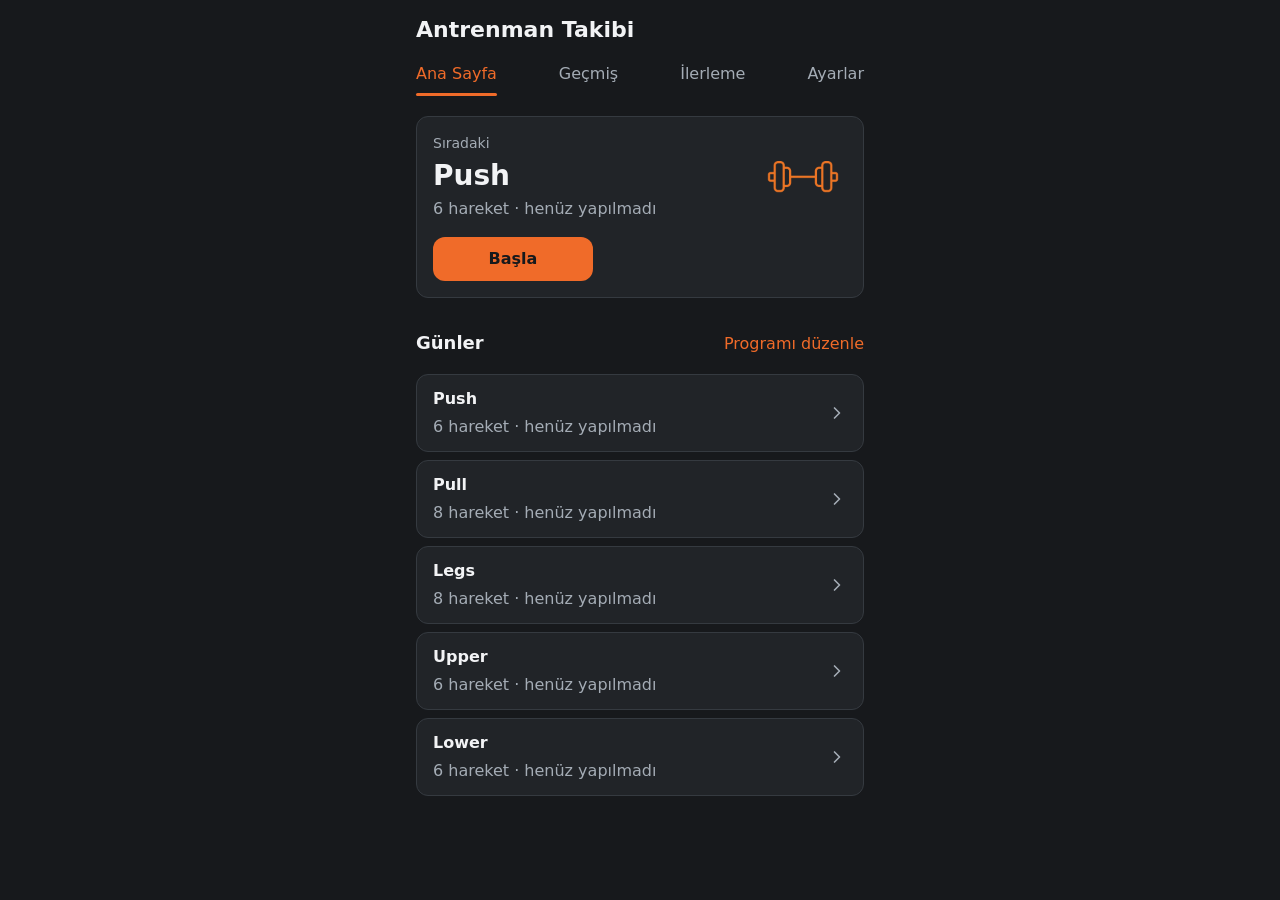
<file: index.html>
<!doctype html>
<html lang="tr">
<head>
  <meta charset="utf-8">
  <meta name="viewport" content="width=device-width, initial-scale=1">
  <title>Antrenman Takibi</title>
  <meta name="theme-color" content="#17191c">
  <meta name="mobile-web-app-capable" content="yes">
  <meta name="apple-mobile-web-app-capable" content="yes">
  <meta name="apple-mobile-web-app-title" content="Antrenman">
  <link rel="manifest" href="manifest.webmanifest">
  <link rel="icon" href="icons/icon-192.png" type="image/png">
  <link rel="apple-touch-icon" href="icons/apple-touch-icon.png">
  <link rel="stylesheet" href="css/app.css">
  <script type="module" src="js/main.js"></script>
</head>
<body>
  <main id="app">
    <p class="loading">Yükleniyor…</p>
  </main>
  <div id="update-banner" class="update-banner" role="status" hidden>
    <span id="update-text">Yeni sürüm var.</span>
    <button type="button" id="update-button" class="button primary">Güncelle</button>
  </div>
</body>
</html>
</file>
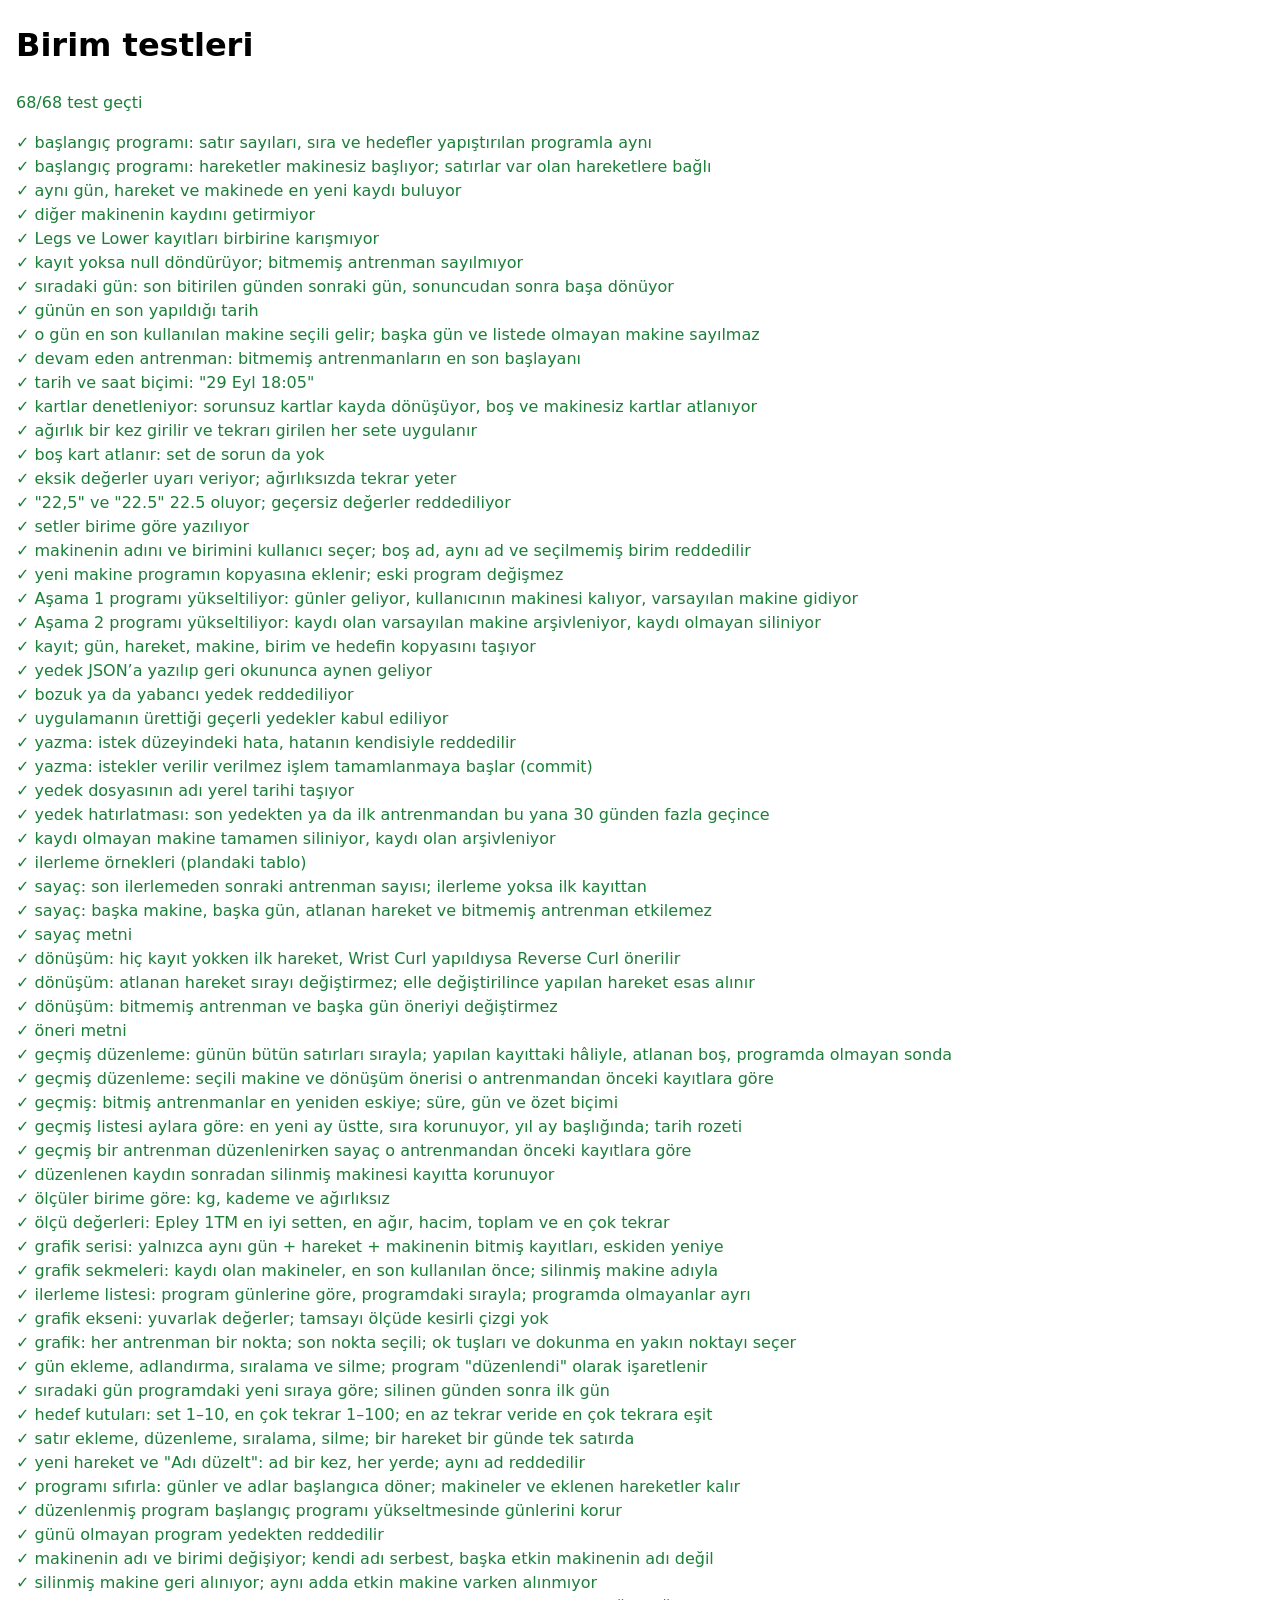
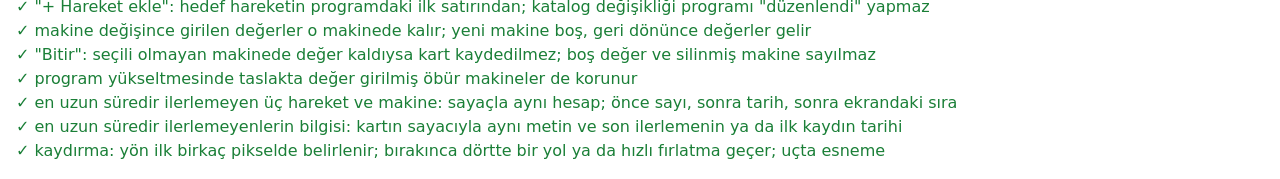
<file: tests/index.html>
<!doctype html>
<html lang="tr">
<head>
  <meta charset="utf-8">
  <meta name="viewport" content="width=device-width, initial-scale=1">
  <title>Birim testleri · Antrenman Takibi</title>
  <link rel="icon" href="data:,">
  <style>
    body { font-family: system-ui, sans-serif; margin: 16px; line-height: 1.5; }
    ul { padding-left: 0; list-style: none; }
    .pass, [data-status="pass"] { color: #1a7f37; }
    .fail, [data-status="fail"] { color: #cf222e; }
  </style>
</head>
<body>
  <h1>Birim testleri</h1>
  <p id="summary">Testler çalışıyor…</p>
  <ul id="results"></ul>
  <script type="module">
    import { run } from './harness.js';
    import './logic.test.js';
    run();
  </script>
</body>
</html>
</file>
<file: css/app.css>
/* Tasarım değişkenleri. Kurallar ve kararlar: .claude/skills/workout-ui (references/tokens.md).
   Renk, yazı boyutu, boşluk ve köşe değerleri yalnızca burada yazılır. Yalnızca koyu tema. */
:root {
  color-scheme: dark;

  --bg: #17191c; /* antrasit */
  --surface: #212428;
  --subtle: #2a2e33;
  --border: #353a40;
  --border-strong: #727a84; /* metin kutusu ve ikincil düğme kenarı: zeminlere karşı en az 3:1 */
  --input-bg: #17191c;
  --text: #f2f3f5;
  --muted: #a4acb5;
  --placeholder: #80878f; /* önceki değer ipucu: girilen değerden soluk, yine de 4,5:1 */
  --accent: #f06b29; /* simgedeki turuncu */
  --accent-text: #17191c; /* turuncu dolgunun yazısı: beyaz yazı turuncuda 3:1'de kalır */
  --accent-soft: rgba(240, 107, 41, 0.16);
  --highlight: var(--accent);
  --chart-line: #e8641f; /* turuncunun koyu zemin bandına indirilmiş tonu (dataviz doğrulayıcısı) */
  --ok: #5fcf8f;
  --ok-soft: rgba(95, 207, 143, 0.14);
  --danger: #ff7166;
  --danger-soft: rgba(255, 113, 102, 0.14);
  --warn-bg: rgba(217, 164, 65, 0.14);
  --warn-border: #d9a441;

  --font-size-xs: 0.8125rem;
  --font-size-sm: 0.875rem;
  --font-size-md: 1rem;
  --font-size-lg: 1.125rem;
  --font-size-xl: 1.375rem;
  --font-size-2xl: 1.75rem;

  --space-1: 4px;
  --space-2: 8px;
  --space-3: 12px;
  --space-4: 16px;
  --space-5: 24px;
  --space-6: 32px;

  --radius-sm: 8px;
  --radius-md: 12px;
  --radius-pill: 999px;
  --tap: 44px; /* en küçük dokunma alanı */
  --icon-md: 20px;
  --icon-lg: 24px;
  --shadow-overlay: 0 8px 24px rgba(0, 0, 0, 0.4);
  --duration-slide: 200ms; /* sekme geçişinde içeriğin ve sekme çizgisinin kayması */
}

* {
  box-sizing: border-box;
}

html {
  -webkit-text-size-adjust: 100%;
  /* Chrome'un yatay kaydırmayla geri/ileri gitmesi kapalı: ana ekranlarda kaydırma sekme değiştirir.
     Telefonun kendi kenar hareketi (iPhone'da geri/ileri, Android'de geri) sürer. */
  overscroll-behavior-x: none;
}

body {
  margin: 0;
  background: var(--bg);
  color: var(--text);
  font: var(--font-size-md) / 1.5 system-ui, -apple-system, "Segoe UI", Roboto, sans-serif;
}

main {
  max-width: 480px;
  margin: 0 auto;
  padding: var(--space-4);
}

a {
  color: var(--accent);
}

:focus-visible {
  outline: 2px solid var(--accent);
  outline-offset: 2px;
}

h1 {
  margin: 0;
  font-size: var(--font-size-2xl);
  font-weight: 700;
  line-height: 1.25;
  overflow-wrap: anywhere;
}

h2 {
  margin: 0;
  font-size: var(--font-size-lg);
  font-weight: 600;
  line-height: 1.25;
}

fieldset {
  min-width: 0;
  margin: 0;
  padding: 0;
  border: 0;
}

legend,
.field label,
.form-title {
  margin: 0 0 var(--space-2);
  padding: 0;
  color: var(--muted);
  font-size: var(--font-size-sm);
}

.muted {
  margin: 0;
  color: var(--muted);
}

.eyebrow {
  margin: 0;
  color: var(--muted);
  font-size: var(--font-size-sm);
}

.icon {
  flex: none;
  width: var(--icon-md);
  height: var(--icon-md);
}

/* Kart */
.card {
  background: var(--surface);
  border: 1px solid var(--border);
  border-radius: var(--radius-md);
  padding: var(--space-4);
}

/* Uzun başlık alt satıra geçer; "Hedef" ilk satırla hizalı kalır ve küçülmez. */
.card-head {
  display: flex;
  justify-content: space-between;
  align-items: baseline;
  gap: var(--space-3);
}

.card-head h2 {
  min-width: 0;
  overflow-wrap: anywhere;
}

.target {
  flex: none;
  margin: 0;
  color: var(--muted);
  white-space: nowrap;
}

/* Düğmeler: ana (turuncu dolgu), ikincil (nötr çerçeve), ekleme (turuncu çerçeve), tehlikeli (kırmızı). */
.button {
  display: inline-flex;
  align-items: center;
  justify-content: center;
  gap: var(--space-2);
  min-height: var(--tap);
  padding: var(--space-2) var(--space-5);
  border: 1px solid transparent;
  border-radius: var(--radius-md);
  background: transparent;
  color: var(--text);
  font: inherit;
  font-weight: 600;
  text-align: center;
  text-decoration: none;
  cursor: pointer;
}

.button.primary {
  background: var(--accent);
  color: var(--accent-text);
}

.button.secondary {
  border-color: var(--border-strong);
}

.button.add {
  border-color: var(--accent);
  color: var(--accent);
}

.button.danger {
  border-color: var(--danger);
  color: var(--danger);
}

/* Küçük düğme de en az 44 × 44 px'tir; yalnızca yatay boşluğu dardır ("Sil" gibi kısa yazıda da). */
.button.small {
  min-width: var(--tap);
  padding: var(--space-2) var(--space-3);
  border-color: var(--border-strong);
  font-weight: 500;
}

.button.small.danger {
  border-color: var(--danger);
  color: var(--danger);
}

.button.small.icon {
  width: var(--tap);
  padding: 0;
  font-size: var(--font-size-lg);
}

.button.block {
  width: 100%;
}

.button:active:not(:disabled) {
  filter: brightness(0.9);
}

.button:disabled {
  opacity: 0.45;
  cursor: default;
}

.link-button {
  align-self: flex-start;
  min-height: var(--tap);
  padding: 0;
  border: 0;
  background: none;
  color: var(--accent);
  font: inherit;
  cursor: pointer;
}

.actions {
  display: flex;
  flex-wrap: wrap;
  align-items: center;
  gap: var(--space-3);
  margin-top: var(--space-4);
}

/* Eylem satırındaki düğmeler satırı paylaşır ("Kaydet / Vazgeç" yan yana, ana eylem solda); tek düğme
   satırı kaplar, sığmayan alt satıra geçer. */
.actions > .button {
  flex: 1 1 auto;
}

/* Silme ve sıfırlama: sayfanın sonunda, ana eylemlerden ayrı ve tam genişlikte. */
.page-actions {
  display: flex;
  flex-direction: column;
  margin: var(--space-6) 0 var(--space-2);
}

/* Form alanları */
.field {
  display: flex;
  flex-direction: column;
}

.field label {
  display: block;
}

input[type="text"],
select {
  width: 100%;
  min-height: var(--tap);
  padding: var(--space-2) var(--space-3);
  border: 1px solid var(--border-strong);
  border-radius: var(--radius-sm);
  background: var(--input-bg);
  color: var(--text);
  font: inherit;
  font-size: var(--font-size-lg); /* 16 px altı iPhone'da odaklanınca ekranı yakınlaştırır */
}

input[type="text"] {
  font-variant-numeric: tabular-nums;
}

/* Sayı kutusunda girilen değer kalın, önceki değer ipucu ince ve soluk: ipucu kutuyu doldurmaz. */
input[inputmode="decimal"],
input[inputmode="numeric"] {
  font-weight: 600;
}

input[type="text"]::placeholder {
  color: var(--placeholder);
  font-weight: 400;
  opacity: 1;
}

input[type="text"]:focus,
select:focus {
  outline: 2px solid var(--accent);
  outline-offset: 2px;
}

input[aria-invalid="true"],
select[aria-invalid="true"] {
  border-color: var(--danger);
  background: var(--danger-soft);
}

.message {
  margin: var(--space-3) 0 0;
  color: var(--danger);
}

.message:empty {
  display: none;
}

/* Çipler: radyo seçimleri (makine, hareket, birim, ölçü). Radyo görünür kalır. */
.chips {
  display: flex;
  flex-wrap: wrap;
  gap: var(--space-2);
}

.chip {
  display: inline-flex;
  align-items: center;
  gap: var(--space-2);
  max-width: 100%;
  min-height: var(--tap);
  padding: 0 var(--space-3);
  border: 1px solid var(--border);
  border-radius: var(--radius-pill);
  background: transparent;
  color: var(--text);
  font: inherit;
  overflow-wrap: anywhere;
  cursor: pointer;
}

.chip:has(input:checked) {
  border-color: var(--accent);
  background: var(--accent-soft);
}

.chip:has(input:focus-visible) {
  outline: 2px solid var(--accent);
  outline-offset: 2px;
}

.chip input {
  flex: none;
  width: 18px;
  height: 18px;
  margin: 0;
  accent-color: var(--accent);
}

.chip input:focus-visible {
  outline: none;
}

.chip.add {
  border-style: dashed;
  border-color: var(--border-strong);
  color: var(--accent);
}

.chip.edit {
  border-color: transparent;
  color: var(--muted);
}

/* Mesajlar */
.flash {
  margin: 0 0 var(--space-4);
  padding: var(--space-2) var(--space-3);
  border-radius: var(--radius-sm);
  background: var(--ok-soft);
  color: var(--ok);
}

.reminder {
  margin: 0 0 var(--space-4);
  padding: var(--space-2) var(--space-3);
  border: 1px solid var(--warn-border);
  border-radius: var(--radius-sm);
  background: var(--warn-bg);
}

/* Uyarı zemininde turuncu yazı sınırda kalır; bağlantı ana metin renginde ve altı çizili. */
.reminder a {
  color: var(--text);
  font-weight: 600;
}

.status-message {
  color: var(--ok);
}

.status-message:empty {
  display: none;
}

.save-status {
  color: var(--muted);
}

.save-status[data-state="saved"] {
  color: var(--ok);
}

.save-status[data-state="error"] {
  display: flex;
  flex-direction: column;
  align-items: flex-start;
  gap: var(--space-2);
  color: var(--danger);
}

/* Ana ekranların başı: uygulama adı ve sekmeler. Açık ekranın sekmesi aria-current="page" taşır. */
.app-head {
  margin-bottom: var(--space-4);
}

.app-title {
  margin: 0;
  font-size: var(--font-size-xl);
  font-weight: 700;
  line-height: 1.25;
}

/* Sekmeler satırı kaplar (görseldeki gibi). Yazı büyütülüp sığmazsa sayfa değil çubuk kayar;
   iç boşluk odak halkası kırpılmasın diye. */
.tabs {
  position: relative;
  display: flex;
  justify-content: space-between;
  gap: var(--space-3);
  margin: var(--space-1) calc(-1 * var(--space-1)) 0;
  padding: var(--space-1);
  overflow-x: auto;
}

.tab {
  position: relative;
  display: inline-flex;
  align-items: center;
  min-height: var(--tap);
  color: var(--muted);
  font-weight: 500;
  text-decoration: none;
  white-space: nowrap;
}

.tab[aria-current="page"] {
  color: var(--accent);
}

/* Durağan çizgi açık sekmenin altındadır. Sekme değişirken ve parmakla sürüklerken onun yerine kayan
   çizgi (.tab-indicator, yeri ve genişliği main.js'ten) görünür. */
.tab[aria-current="page"]::after,
.tab-indicator {
  content: "";
  position: absolute;
  bottom: 0;
  height: 3px;
  border-radius: 3px;
  background: var(--accent);
}

.tab[aria-current="page"]::after {
  right: 0;
  left: 0;
}

.tab-indicator {
  bottom: var(--space-1); /* .tabs iç boşluğu: sekmenin alt kenarı */
  left: 0;
  display: none;
  pointer-events: none;
}

.tabs.moving .tab-indicator {
  display: block;
}

.tabs.moving .tab[aria-current="page"]::after {
  display: none;
}

/* Parmakla sürüklerken içerik (başlık ve sekmeler hariç) parmağı izler (--drag-x, main.js); bırakınca
   yerine döner ya da kayıp çıkar. Kaydırmayla açılan ekranın içeriği karşı kenardan kayarak gelir.
   Hepsi "hareketi azalt" açıksa kapalıdır. Kayarken sayfada yatay kaydırma çubuğu çıkmasın diye main
   o sırada yatayda kırpılır. */
@media (prefers-reduced-motion: no-preference) {
  main:has(> .swipe-drag, > .swipe-settle, > .slide-left, > .slide-right) {
    overflow-x: clip;
  }

  .swipe-drag > :not(.app-head),
  .swipe-settle > :not(.app-head) {
    transform: translateX(var(--drag-x, 0));
  }

  .swipe-settle > :not(.app-head),
  .tab-indicator.animate {
    transition: transform var(--duration-slide) ease-out, width var(--duration-slide) ease-out;
  }

  .slide-left > :not(.app-head) {
    animation: slide-in-left var(--duration-slide) ease-out;
  }

  .slide-right > :not(.app-head) {
    animation: slide-in-right var(--duration-slide) ease-out;
  }
}

/* Parmak sola kaydıysa yeni içerik sağdan, sağa kaydıysa soldan gelir. */
@keyframes slide-in-left {
  from {
    transform: translateX(100%);
  }
}

@keyframes slide-in-right {
  from {
    transform: translateX(-100%);
  }
}

/* Alt ekranların başı: geri bağlantısı ve başlık */
.page-head {
  margin-bottom: var(--space-4);
}

.page-head .back + h1 {
  margin-top: var(--space-1);
}

.back {
  display: inline-flex;
  align-items: center;
  min-width: var(--tap); /* kısa gün adında ("← Pull") da */
  min-height: var(--tap);
  color: var(--accent);
  text-decoration: none;
  white-space: nowrap;
}

/* Ana ekran */
.next,
.resume {
  display: flex;
  flex-direction: column;
  align-items: flex-start;
  gap: var(--space-1);
}

.resume {
  margin-bottom: var(--space-3);
  border-color: var(--highlight);
}

.next h2,
.resume h2 {
  font-size: var(--font-size-2xl);
  font-weight: 700;
  overflow-wrap: anywhere;
}

.next .button,
.resume .button {
  min-width: 10rem;
  margin-top: var(--space-3);
}

/* Sıradaki kartı: solda gün, sağda günün görseli (süs; alt=""). Görsel metni ezmez, küçülmez. */
.next-body {
  display: flex;
  align-items: center;
  gap: var(--space-3);
  align-self: stretch;
}

.next-text {
  display: flex;
  flex: 1;
  flex-direction: column;
  gap: var(--space-1);
  min-width: 0;
}

.day-art {
  flex: none;
  width: 88px;
  height: 88px;
  object-fit: contain;
}

@media (max-width: 359px) {
  .day-art {
    width: 64px;
    height: 64px;
  }
}

.section-head {
  display: flex;
  flex-wrap: wrap;
  align-items: center;
  justify-content: space-between;
  column-gap: var(--space-3);
  margin: var(--space-5) 0 var(--space-2);
}

.section-head .section-title {
  margin: 0;
}

.section-title {
  margin: var(--space-5) 0 var(--space-2);
  font-size: var(--font-size-lg);
  font-weight: 600;
}

.section-link {
  display: inline-flex;
  align-items: center;
  min-height: var(--tap);
  color: var(--accent);
  text-decoration: none;
}

/* Başka ekrana götüren liste öğeleri: ana sayfadaki günler, geçmiş, ilerleme listesi. */
.days {
  display: flex;
  flex-direction: column;
  gap: var(--space-2);
  margin: 0;
  padding: 0;
  list-style: none;
}

.day {
  display: flex;
  align-items: center;
  gap: var(--space-3);
  min-height: 56px;
  padding: var(--space-3) var(--space-4);
  border: 1px solid var(--border);
  border-radius: var(--radius-md);
  background: var(--surface);
  color: var(--text);
  text-decoration: none;
}

.day-text {
  display: flex;
  flex: 1;
  flex-direction: column;
  gap: var(--space-1);
  min-width: 0;
}

.day-name {
  font-weight: 600;
  overflow-wrap: anywhere;
}

.day .icon {
  color: var(--muted);
}

.empty-state {
  margin-top: var(--space-2);
}

/* Geçmiş: aylara göre gruplar, solda tarih rozeti (gün sayısı ve kısa gün adı). */
.month-title {
  margin: var(--space-5) 0 var(--space-2);
  color: var(--muted);
  font-size: var(--font-size-md);
  font-weight: 500;
}

.page-head + .month-title,
.flash + .month-title {
  margin-top: 0;
}

.history .day {
  padding: var(--space-2) var(--space-4) var(--space-2) var(--space-2);
}

.date-badge {
  display: flex;
  flex: none;
  flex-direction: column;
  align-items: center;
  justify-content: center;
  width: 48px;
  height: 48px;
  border-radius: var(--radius-sm);
  background: var(--subtle);
  line-height: 1.15;
}

.date-badge-day {
  font-size: var(--font-size-lg);
  font-weight: 600;
  font-variant-numeric: tabular-nums;
}

.date-badge-weekday {
  color: var(--muted);
  font-size: var(--font-size-xs);
}

.entries {
  display: flex;
  flex-direction: column;
  gap: var(--space-2);
  margin: 0;
  padding: 0;
  list-style: none;
}

.entry h2 {
  font-size: var(--font-size-md);
}

.entry-sets {
  margin: var(--space-2) 0 var(--space-1);
  font-size: var(--font-size-lg);
  font-variant-numeric: tabular-nums;
}

.detail-actions {
  margin-top: var(--space-4);
}

/* Ayarlar */
.settings-section + .settings-section {
  margin-top: var(--space-3);
}

/* Kart başlığındaki simge süstür (turuncu, sınırlı vurgu); adı başlık yazısı verir. */
.card-title {
  display: flex;
  align-items: center;
  gap: var(--space-3);
}

.card-title .icon {
  width: var(--icon-lg);
  height: var(--icon-lg);
  color: var(--accent);
}

.settings-section h2 + p {
  margin-top: var(--space-2);
}

.settings-section p {
  margin: var(--space-2) 0 0;
}

.file-field {
  display: flex;
  flex-direction: column;
  gap: var(--space-2);
  margin-top: var(--space-3);
  color: var(--muted);
  font-size: var(--font-size-sm);
}

.file-field input {
  color: var(--muted);
  font: inherit;
}

.file-field input::file-selector-button {
  min-height: var(--tap);
  margin-right: var(--space-3);
  padding: var(--space-2) var(--space-4);
  border: 1px solid var(--border-strong);
  border-radius: var(--radius-md);
  background: transparent;
  color: var(--text);
  font: inherit;
  font-weight: 600;
  cursor: pointer;
}

.restore-summary {
  margin-top: var(--space-3);
  padding: var(--space-3);
  border: 1px solid var(--warn-border);
  border-radius: var(--radius-sm);
  background: var(--warn-bg);
}

.restore-summary p:first-child {
  margin-top: 0;
}

/* Uyarı zemininde kırmızı yazı (4,46:1) ve gri kenar (2,76:1) sınırın altında kalır; düğmeler kart
   zemininde durur (5,79:1 ve 3,59:1). */
.restore-summary .button {
  background: var(--surface);
}

/* Antrenman ekranı */
.topbar {
  position: sticky;
  top: 0;
  z-index: 1;
  margin: calc(-1 * var(--space-4)) calc(-1 * var(--space-4)) var(--space-3);
  padding: var(--space-2) var(--space-4);
  border-bottom: 1px solid var(--border);
  background: var(--bg);
}

.topbar-row {
  display: flex;
  align-items: center;
  gap: var(--space-3);
}

.topbar h1 {
  flex: 1;
  min-width: 0;
  font-size: var(--font-size-xl);
  text-align: center;
}

.topbar .save-status:not(:empty) {
  margin-top: var(--space-2);
}

#workout-message {
  margin: 0 0 var(--space-3);
}

.cards {
  display: flex;
  flex-direction: column;
  gap: var(--space-3);
}

/* Kartların üstünde en uzun süredir ilerlemeyen hareketler: yalnızca bilgi, turuncu yok. Başlık
   "Sıradaki" gibi küçük üst başlıktır; hareket adı öne çıkar, uzun ad alt satıra geçer. */
.stalled {
  margin-bottom: var(--space-3);
}

.stalled h2 {
  color: var(--muted);
  font-size: var(--font-size-sm);
  font-weight: 500;
}

.stalled-list {
  display: flex;
  flex-direction: column;
  gap: var(--space-2);
  margin: var(--space-2) 0 0;
  padding: 0;
  list-style: none;
}

.stalled-list li {
  display: flex;
  flex-direction: column;
  min-width: 0;
  overflow-wrap: anywhere;
}

.stalled-name {
  font-weight: 600;
}

.stalled-list .muted {
  font-size: var(--font-size-sm);
}

.options {
  margin-top: var(--space-3);
}

.suggestion {
  margin: var(--space-2) 0 0;
  color: var(--muted);
}

.machines {
  margin-top: var(--space-3);
}

.no-machine {
  margin-bottom: var(--space-2);
}

.machine-list {
  display: flex;
  flex-direction: column;
  gap: var(--space-2);
  margin: 0 0 var(--space-2);
  padding: 0;
  list-style: none;
}

.machine-list li {
  display: flex;
  align-items: center;
  justify-content: space-between;
  gap: var(--space-3);
  min-height: var(--tap);
  padding: var(--space-1) var(--space-1) var(--space-1) var(--space-3);
  border: 1px solid var(--border);
  border-radius: var(--radius-sm);
}

.machine-list li > span:first-child {
  min-width: 0;
  overflow-wrap: anywhere;
}

.machine-list li.editing {
  display: block;
  padding: var(--space-3);
}

.machine-actions {
  display: flex;
  flex: none;
  gap: var(--space-2);
}

.archived-title {
  margin-top: var(--space-1);
  color: var(--muted);
}

.machine-list.archived li {
  border-style: dashed;
  color: var(--muted);
}

.unit-locked {
  margin-top: var(--space-3);
  font-size: var(--font-size-sm);
}

.machine-edit .units {
  margin-top: var(--space-3);
}

.machine-form {
  margin-top: var(--space-3);
  padding: var(--space-3);
  border: 1px solid var(--border);
  border-radius: var(--radius-sm);
  background: var(--subtle);
}

.form-title {
  color: var(--text);
  font-weight: 600;
}

.units {
  margin-top: var(--space-3);
}

.last {
  margin: var(--space-3) 0 0;
  padding: var(--space-2) var(--space-3);
  border-radius: var(--radius-sm);
  background: var(--subtle);
  font-variant-numeric: tabular-nums;
}

.last.empty {
  color: var(--muted);
}

.counter {
  margin: var(--space-2) 0 0;
  color: var(--muted);
}

.progress-live {
  margin: var(--space-2) 0 0;
  color: var(--highlight);
  font-weight: 600;
}

.progress-live:empty {
  display: none;
}

/* Ağırlık ve tekrar girişi: tek ağırlık kutusu, set başına tekrar kutusu. */
.weight {
  margin-top: var(--space-3);
}

.weight input {
  max-width: 160px;
}

.reps {
  margin-top: var(--space-3);
}

.rep-grid {
  display: grid;
  grid-template-columns: repeat(auto-fill, minmax(76px, 1fr));
  gap: var(--space-2);
}

.rep {
  display: flex;
  flex-direction: column;
  gap: var(--space-1);
}

.rep span {
  color: var(--muted);
  font-size: var(--font-size-xs);
}

.set-buttons {
  display: flex;
  gap: var(--space-2);
  margin-top: var(--space-2);
}

/* "+ Hareket ekle" ile yalnızca bu antrenmana eklenen kart */
.extra-row {
  display: flex;
  align-items: center;
  justify-content: space-between;
  gap: var(--space-3);
  margin-top: var(--space-1);
  font-size: var(--font-size-sm);
}

.add-exercise {
  margin-top: var(--space-4);
}

.extra-form {
  margin-top: var(--space-3);
}

.extra-form .field + .field {
  margin-top: var(--space-3);
}

/* Başka bir gün devam ederken */
.conflict h1 {
  margin: var(--space-1) 0 var(--space-2);
}

.conflict-actions {
  display: flex;
  flex-direction: column;
  gap: var(--space-2);
  margin-top: var(--space-4);
}

/* "Sil ve … başla" diğer seçeneklerden ayrı (aradaki boşlukla birlikte --space-6). */
.conflict-actions .button.danger {
  margin-top: var(--space-5);
}

/* İlerleme */
.page-head + .section-title {
  margin-top: 0;
}

.progress-counter {
  margin: var(--space-4) 0 0;
  font-weight: 600;
}

.metrics {
  margin-top: var(--space-4);
}

.readout {
  min-height: 64px;
  margin-top: var(--space-4);
}

.readout p {
  margin: 0;
}

.readout-head {
  display: flex;
  align-items: baseline;
  gap: var(--space-3);
}

.readout-value {
  font-size: var(--font-size-xl);
}

.readout-sets {
  font-variant-numeric: tabular-nums;
}

.chart-host {
  margin-top: var(--space-2);
}

.chart {
  display: block;
  width: 100%;
  height: auto;
  touch-action: pan-y; /* dikey kaydırma sayfayı kaydırır, yatay sürükleme noktaları gezer */
  -webkit-user-select: none;
  user-select: none;
  cursor: crosshair;
}

.chart:focus {
  outline: none;
}

.chart:focus-visible {
  outline: 2px solid var(--accent);
  outline-offset: 2px;
  border-radius: var(--radius-sm);
}

.chart .grid {
  stroke: var(--border);
  stroke-width: 1;
  shape-rendering: crispEdges;
}

.chart .tick {
  fill: var(--muted);
  font-size: var(--font-size-xs);
  font-variant-numeric: tabular-nums;
}

.chart .crosshair {
  stroke: var(--muted);
  stroke-width: 1;
  shape-rendering: crispEdges;
}

.chart .line {
  fill: none;
  stroke: var(--chart-line);
  stroke-width: 2;
  stroke-linecap: round;
  stroke-linejoin: round;
}

.chart .dot,
.chart .marker {
  fill: var(--chart-line);
  stroke: var(--surface); /* zemin renginde halka: nokta çizginin üstünde okunur kalır */
  stroke-width: 2;
}

.chart-note {
  padding: var(--space-5) 0 var(--space-2);
}

.records-card {
  margin-top: var(--space-3);
}

.records {
  width: 100%;
  margin-top: var(--space-2);
  border-collapse: collapse;
  font-variant-numeric: tabular-nums;
}

.records th {
  color: var(--muted);
  font-size: var(--font-size-sm);
  font-weight: 500;
  text-align: left;
}

.records th,
.records td {
  padding: var(--space-2) var(--space-2) var(--space-2) 0;
  border-bottom: 1px solid var(--border);
  vertical-align: top;
}

.records tr:last-child td {
  border-bottom: 0;
}

.records td:first-child {
  white-space: nowrap;
}

.records .number {
  white-space: nowrap;
}

/* Program düzenleyici */
.program-list {
  display: flex;
  flex-direction: column;
  gap: var(--space-2);
  margin: 0;
  padding: 0;
  list-style: none;
}

.program-row {
  display: flex;
  align-items: center;
  gap: var(--space-2);
  padding-right: var(--space-2);
  border: 1px solid var(--border);
  border-radius: var(--radius-md);
  background: var(--surface);
}

.program-link {
  display: flex;
  flex: 1;
  flex-direction: column;
  gap: var(--space-1);
  min-width: 0;
  min-height: 56px;
  padding: var(--space-3) var(--space-4);
  color: var(--text);
  text-decoration: none;
}

.move-buttons {
  display: flex;
  flex: none;
  gap: var(--space-1);
}

.program-form {
  margin-top: var(--space-4);
}

.inline-form {
  display: flex;
  align-items: flex-end;
  gap: var(--space-2);
}

.inline-form .field {
  flex: 1;
}

.program-form .field + .field,
.exercise-field + .exercise-field {
  margin-top: var(--space-4);
}

.field .sub-label {
  margin-top: var(--space-3);
}

.field-hint {
  margin-top: var(--space-2);
  font-size: var(--font-size-sm);
}

.machine-summary {
  margin-top: var(--space-2);
  font-size: var(--font-size-sm);
}

.target-fieldset {
  margin-top: var(--space-4);
}

.target-fields {
  display: grid;
  grid-template-columns: repeat(2, minmax(0, 1fr));
  gap: var(--space-2);
}

.program-form .target-fields .field + .field {
  margin-top: 0;
}

.rename-form {
  margin-top: var(--space-2);
  padding: var(--space-3);
  border: 1px solid var(--border);
  border-radius: var(--radius-sm);
  background: var(--subtle);
}

.rename-form .sub-label {
  margin-top: 0;
}

.rename-form .actions {
  margin-top: var(--space-2);
}

.reset-section {
  margin-top: var(--space-6);
}

.reset-section h2 + p {
  margin-top: var(--space-2);
}

/* Yeni sürüm bandı */
.update-banner {
  position: fixed;
  right: var(--space-3);
  bottom: calc(var(--space-3) + env(safe-area-inset-bottom));
  left: var(--space-3);
  z-index: 2;
  display: flex;
  align-items: center;
  justify-content: space-between;
  gap: var(--space-3);
  max-width: 456px;
  margin: 0 auto;
  padding: var(--space-2) var(--space-3);
  border: 1px solid var(--accent);
  border-radius: var(--radius-md);
  background: var(--surface);
  box-shadow: var(--shadow-overlay);
}

.update-banner[hidden] {
  display: none;
}

/* Bant görünürken sayfanın sonu bandın altında kalmasın. */
body:has(.update-banner:not([hidden])) main {
  padding-bottom: 96px;
}

.loading,
.fatal {
  margin: 0;
  color: var(--muted);
}

.fatal {
  color: var(--danger);
}
</file>
